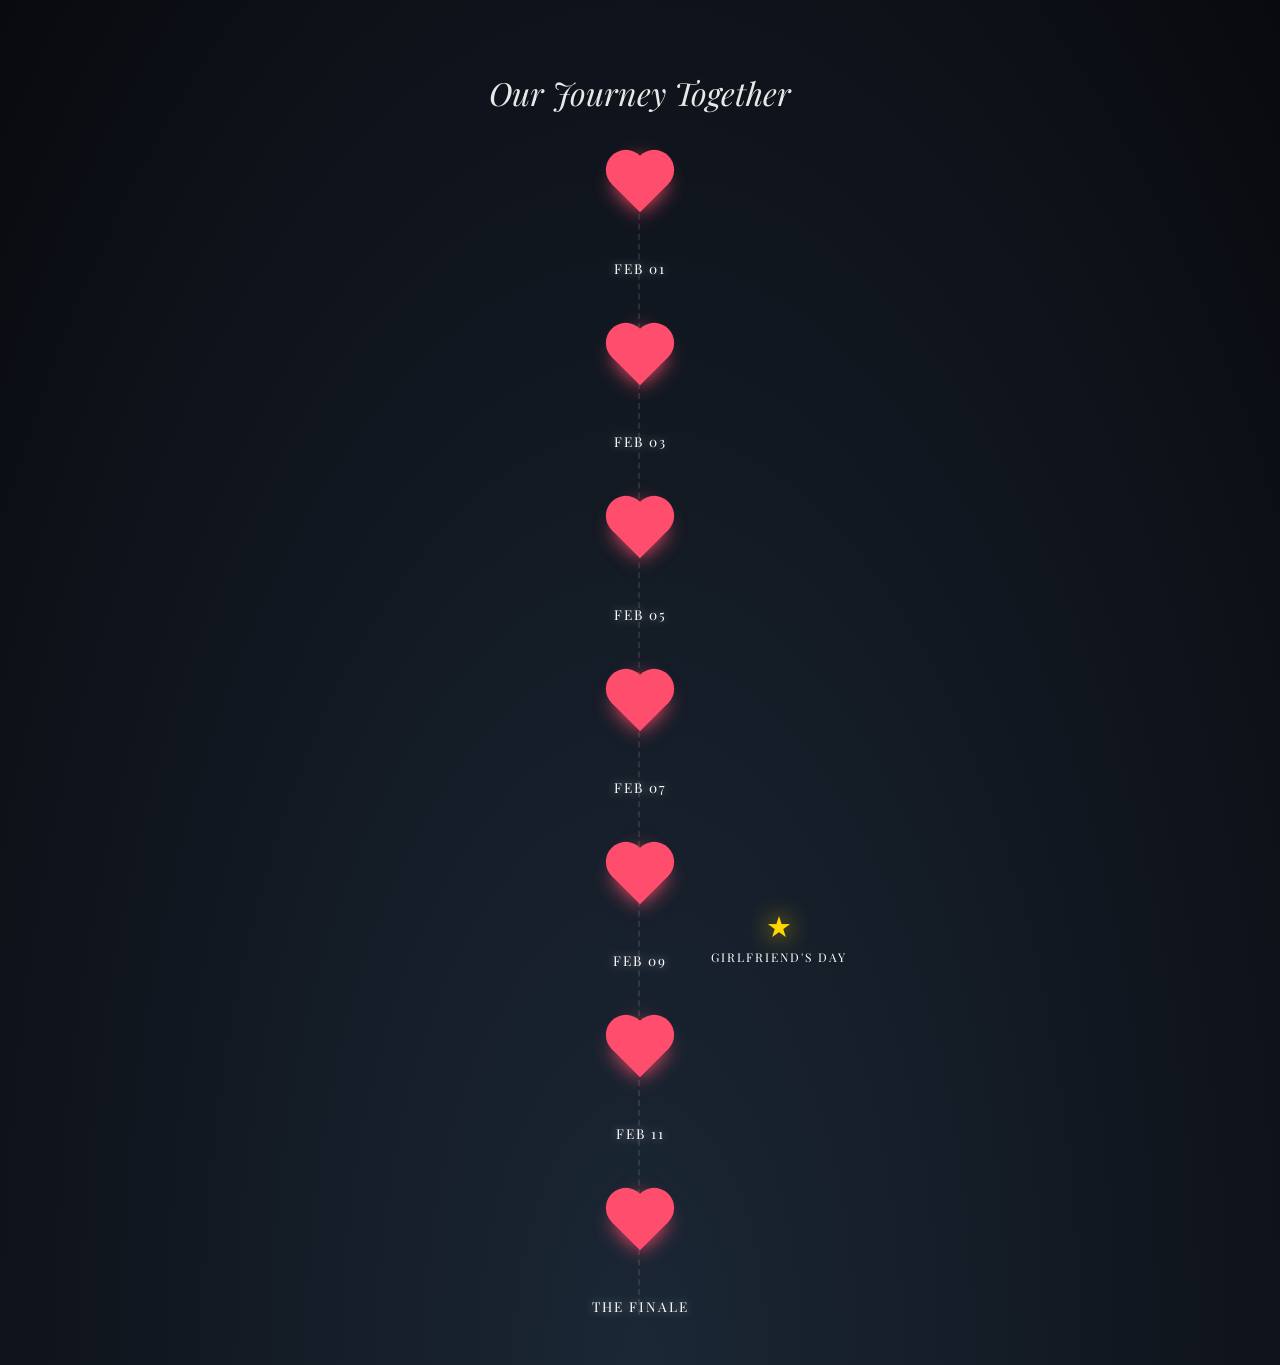
<file: index.html>
<!DOCTYPE html>
<html lang="en">
<head>
    <meta charset="UTF-8">
    <meta name="viewport" content="width=device-width, initial-scale=1.0">
    <title>Our Journey Together</title>
    <link href="https://fonts.googleapis.com/css2?family=Playfair+Display:ital@0;1&display=swap" rel="stylesheet">
    <style>
        :root {
            --bg-color: #0b1021;
            --locked-color: rgba(255, 255, 255, 0.2);
            --unlocked-color: #ff4d6d;
            --star-unlocked: #ffd700;
        }

        body {
            background: radial-gradient(ellipse at bottom, #1B2735 0%, #090A0F 100%);
            color: white;
            font-family: 'Playfair Display', serif;
            margin: 0;
            min-height: 100vh;
            display: flex;
            flex-direction: column;
            align-items: center;
            padding: 50px 20px;
            overflow-x: hidden;
        }

        h1 { font-weight: normal; font-style: italic; margin-bottom: 50px; text-align: center; opacity: 0.9; }

        .path-container {
            position: relative;
            display: flex;
            flex-direction: column;
            align-items: center;
            gap: 60px;
            width: 100%;
            max-width: 400px;
        }

        .path-container::before {
            content: '';
            position: absolute;
            top: 0; bottom: 0; width: 2px;
            border-left: 2px dashed rgba(255,255,255,0.1);
            z-index: 0;
        }

        /* Main Heart Milestones */
        .milestone {
            position: relative;
            z-index: 1;
            display: flex;
            flex-direction: column;
            align-items: center;
            cursor: pointer;
            width: 100px;
        }

        .heart-node {
            width: 40px;
            height: 40px;
            background: var(--locked-color);
            position: relative;
            transform: rotate(-45deg);
            transition: all 0.5s ease;
            margin-bottom: 20px;
        }
		
        .heart-node::before,
        .heart-node::after {
            content: "";
            width: 40px;
            height: 40px;
            background: inherit;
            border-radius: 50%;
            position: absolute;
        }
        .heart-node::before { top: -20px; left: 0; }
        .heart-node::after { left: 20px; top: 0; }

        .milestone.unlocked .heart-node {
            background: var(--unlocked-color);
            box-shadow: 0 0 20px var(--unlocked-color);
        }

        .date-label {
            font-size: 0.85rem;
            letter-spacing: 2px;
            color: rgba(255,255,255,0.6);
            text-align: center;
            margin-top: 35px;
            white-space: nowrap;
        }

        .milestone.unlocked:hover { transform: scale(1.1); }
        .milestone.unlocked .date-label { color: white; text-shadow: 0 0 10px rgba(255,255,255,0.5); }

        /* Floating Random Stars */
        .floating-star {
            position: absolute;
            z-index: 2;
            display: flex;
            flex-direction: column;
            align-items: center;
            cursor: pointer;
            width: 110px;
        }

        .star-shape {
            font-size: 1.8rem;
            color: var(--locked-color);
            transition: all 0.5s ease;
            filter: drop-shadow(0 0 2px rgba(255,255,255,0.2));
        }

        .floating-star.unlocked .star-shape {
            color: var(--star-unlocked);
            filter: drop-shadow(0 0 12px var(--star-unlocked));
        }

        .floating-star .date-label {
            margin-top: 5px;
            font-size: 0.75rem;
        }

        .floating-star.unlocked:hover { transform: scale(1.15); }
        .floating-star.unlocked .date-label { color: #fff; }

        @keyframes shake {
            0%, 100% { transform: translateX(0); }
            25% { transform: translateX(-5px); }
            75% { transform: translateX(5px); }
        }
        .shake { animation: shake 0.4s ease-in-out; }

        #toast {
            visibility: hidden;
            background-color: #333;
            color: #fff;
            text-align: center;
            border-radius: 50px;
            padding: 12px 25px;
            position: fixed;
            z-index: 10;
            bottom: 30px;
            font-size: 0.9rem;
        }

        #toast.show { visibility: visible; animation: fadeInOut 2s; }

        /* Easter Egg Counter Style */
        .click-counter {
            position: fixed;
            bottom: 10px;
            font-size: 0.65rem;
            color: rgba(255, 255, 255, 0.15);
            font-style: italic;
            opacity: 0;
            transition: opacity 1s ease;
        }

        @keyframes fadeInOut {
            0% { opacity: 0; bottom: 0; }
            20% { opacity: 1; bottom: 30px; }
            80% { opacity: 1; bottom: 30px; }
            100% { opacity: 0; bottom: 0; }
        }
    </style>
</head>
<body>

    <h1>Our Journey Together</h1>

    <div class="path-container" id="roadmap"></div>

    <div id="toast">Patience, Ella... it's not time yet. ❤️</div>
    
    <div id="counter-text" class="click-counter">Impatience Level: <span id="count">0</span></div>

    <script>
        // Main roadmap (Hearts on the main path)
        const milestones = [
            { id: 0, date: '2026-02-01', label: 'FEB 01', link: './a4f1e9.html' },
            { id: 1, date: '2026-02-01', label: 'FEB 03', link: './b82c7d.html' },
            { id: 2, date: '2026-02-01', label: 'FEB 05', link: './c55b81.html' },
            { id: 3, date: '2026-02-01', label: 'FEB 07', link: './d36a24.html' },
            { id: 4, date: '2026-02-01', label: 'FEB 09', link: './e019fb.html' },
            { id: 5, date: '2026-02-01', label: 'FEB 11', link: './f77e30.html' },
            { id: 6, date: '2026-02-01', label: 'THE FINALE', link: './letter.html' }
        ];

        // Standalone floating nodes (Stars scattered on the sides)
        // Add as many future dates here as you'd like!
        const extraNodes = [
            { 
                date: '2026-02-01', 
                label: "GIRLFRIEND'S DAY", 
                link: './g88f12.html' 
            }
        ];

        let ellaPatienceCounter = 0;
        const container = document.getElementById('roadmap');
        const now = new Date();

        // Render main roadmap hearts
        milestones.forEach((m, index) => {
            const mDate = new Date(m.date);
            const isUnlocked = now >= mDate;

            const div = document.createElement('div');
            div.className = `milestone ${isUnlocked ? 'unlocked' : 'locked'}`;
            div.id = `milestone-${index}`;
            div.innerHTML = `
                <div class="heart-node"></div>
                <div class="date-label">${m.label}</div>
            `;

            div.onclick = () => handleNodeClick(isUnlocked, m.link, div);
            container.appendChild(div);
        });

        // Smart Collision-Free Layout for Stars
        if (extraNodes.length > 0) {
            const containerHeight = container.offsetHeight || 800;
            const minPadding = 30; // Margin top/bottom
            const minVerticalDistance = 70; // Minimum px distance between stars vertically
            
            // Generate available vertical zone slots
            const slotHeight = Math.max(minVerticalDistance, (containerHeight - (minPadding * 2)) / extraNodes.length);
            
            // Shuffle array of indices to randomize which slot each star gets
            const slots = Array.from({ length: extraNodes.length }, (_, i) => i);
            slots.sort(() => Math.random() - 0.5);

            extraNodes.forEach((star, index) => {
                const sDate = new Date(star.date);
                const isUnlocked = now >= sDate;

                const starDiv = document.createElement('div');
                starDiv.className = `floating-star ${isUnlocked ? 'unlocked' : 'locked'}`;
                starDiv.innerHTML = `
                    <div class="star-shape">★</div>
                    <div class="date-label">${star.label}</div>
                `;

                // Alternate/Randomize Left & Right Sides (Safety margin: 130px - 160px from center)
                const side = (index % 2 === 0) ? (Math.random() < 0.5 ? 'left' : 'right') : (Math.random() < 0.5 ? 'right' : 'left');
                const horizontalOffset = 130 + Math.floor(Math.random() * 30); 

                if (side === 'left') {
                    starDiv.style.left = `calc(50% - ${horizontalOffset}px - 55px)`;
                } else {
                    starDiv.style.left = `calc(50% + ${horizontalOffset}px - 55px)`;
                }

                // Pick a dedicated zone slot + small random jitter inside the slot
                const assignedSlot = slots[index];
                const slotTop = minPadding + (assignedSlot * slotHeight);
                const jitter = Math.random() * (slotHeight - 45); // Keeps inside slot bounds
                
                starDiv.style.top = `${slotTop + jitter}px`;

                starDiv.onclick = (e) => {
                    e.stopPropagation();
                    handleNodeClick(isUnlocked, star.link, starDiv);
                };

                container.appendChild(starDiv);
            });
        }

        function handleNodeClick(isUnlocked, link, element) {
            if (isUnlocked) {
                window.location.href = link;
            } else {
                ellaPatienceCounter++;
                updateEasterEgg();
                
                element.classList.add('shake');
                setTimeout(() => element.classList.remove('shake'), 400);
                showToast();
            }
        }

        function updateEasterEgg() {
            const counterDiv = document.getElementById("counter-text");
            const countSpan = document.getElementById("count");
            
            countSpan.innerText = ellaPatienceCounter;
            
            if (ellaPatienceCounter >= 3) {
                counterDiv.style.opacity = "1";
            }
        }

        function showToast() {
            const x = document.getElementById("toast");
            
            if (ellaPatienceCounter > 15) {
                x.innerText = "I love you po pero kalmahan mo lang HAHAHA 😂";
            } else if (ellaPatienceCounter > 10) {
                x.innerText = "Hui tama na po ate";
            } else if (ellaPatienceCounter > 5) {
                x.innerText = "Still locked! Try again tomorrow? 🔒";
            } else {
                x.innerText = "Patience, Ella... it's not time yet. ❤️";
            }

            x.className = "show";
            setTimeout(() => { x.className = x.className.replace("show", ""); }, 2000);
        }
    </script>
</body>
</html>
</file>
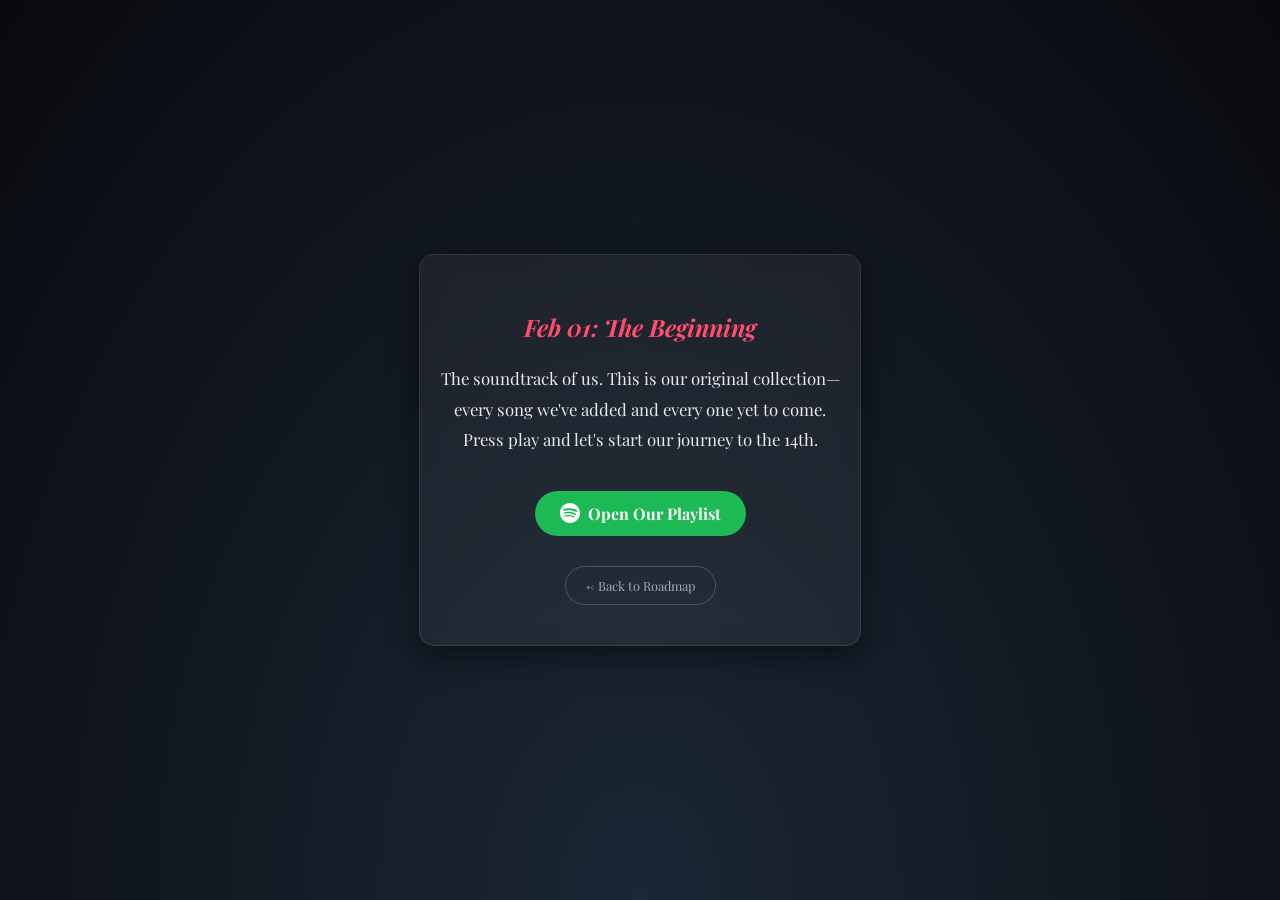
<file: a4f1e9.html>
<!DOCTYPE html>
<html lang="en">
<head>
    <meta charset="UTF-8">
    <meta name="viewport" content="width=device-width, initial-scale=1.0">
    <title>A Moment for Us</title>
    <link href="https://fonts.googleapis.com/css2?family=Playfair+Display:ital@0;1&display=swap" rel="stylesheet">
    <link rel="stylesheet" href="./style.css">
</head>
<body>
    <div class="content-card">
        <h1>Feb 01: The Beginning</h1>
        <p>The soundtrack of us. This is our original collection—every song we've added and every one yet to come. Press play and let's start our journey to the 14th.</p>
        
        <a href="https://open.spotify.com/playlist/7zh5R3XIe6Vl0DSoiIQurd?si=0e8a84a274e04b25" target="_blank" class="spotify-btn">
            <svg style="width:20px; vertical-align:middle; margin-right:8px;" viewBox="0 0 24 24" fill="currentColor">
                <path d="M12 0C5.373 0 0 5.373 0 12s5.373 12 12 12 12-5.373 12-12S18.627 0 12 0zm5.51 17.29c-.22.34-.67.45-1.01.23-2.8-1.71-6.32-2.09-10.47-1.15-.39.09-.78-.17-.87-.56-.09-.39.17-.78.56-.87 4.54-1.04 8.44-.6 11.56 1.31.34.22.45.67.23 1.01zm1.47-3.26c-.28.45-.87.59-1.32.31-3.2-1.97-8.08-2.54-11.87-1.39-.5.15-1.04-.13-1.19-.64-.15-.5.13-1.04.64-1.19 4.34-1.31 9.71-.67 13.41 1.6.45.28.59.87.31 1.32zm.12-3.41c-3.84-2.28-10.19-2.49-13.85-1.38-.59.18-1.22-.16-1.4-.75-.18-.59.16-1.22.75-1.4 4.21-1.28 11.23-1.04 15.65 1.58.53.31.7.99.39 1.52-.31.53-.99.7-1.54.43z"/>
            </svg>
            Open Our Playlist
        </a>

        <br>
        <a href="./index.html" class="back-btn">← Back to Roadmap</a>
    </div>
</body>
</html>
</file>
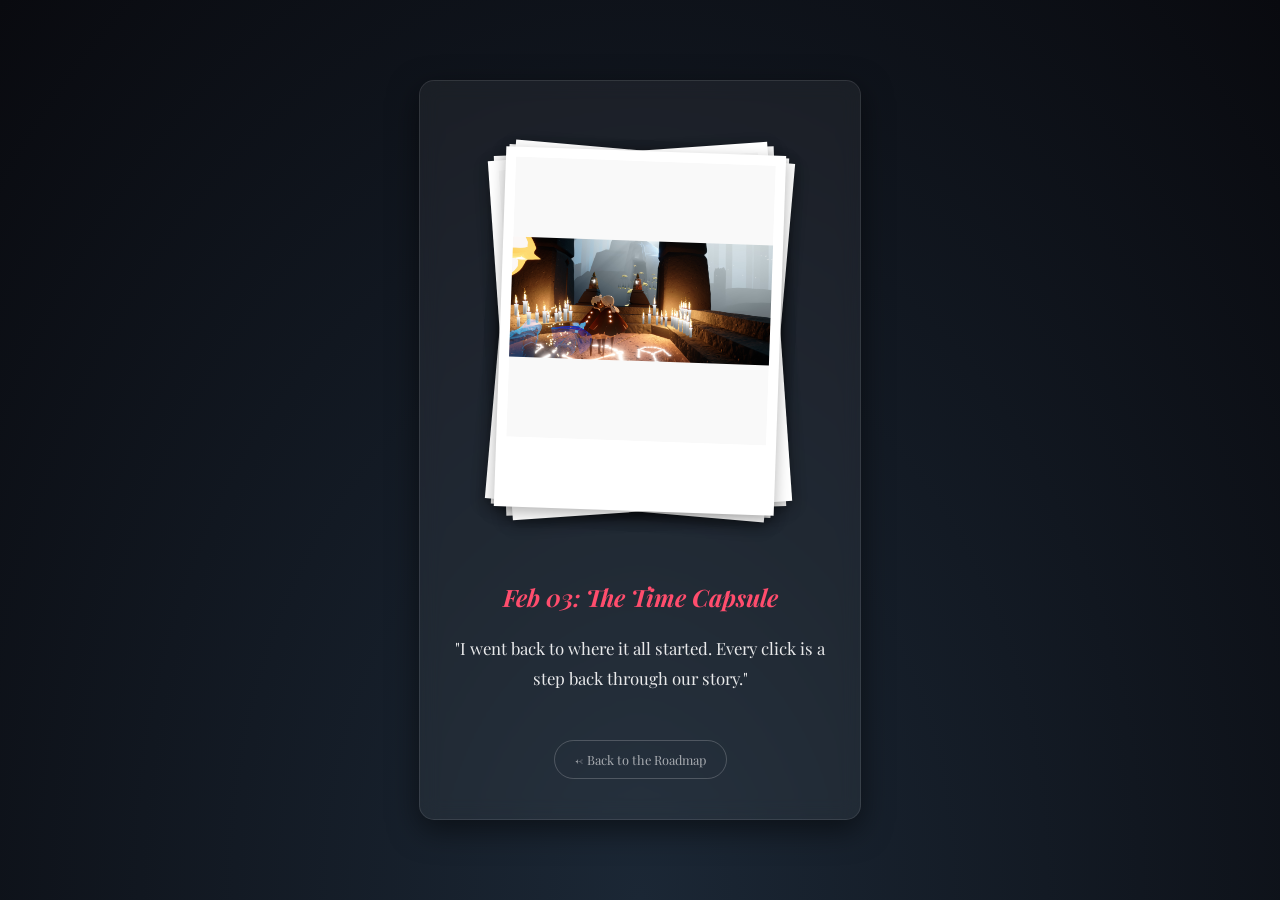
<file: b82c7d.html>
<!DOCTYPE html>
<html lang="en">
<head>
    <meta charset="UTF-8">
    <meta name="viewport" content="width=device-width, initial-scale=1.0">
    <title>The Beginning</title>
    <link href="https://fonts.googleapis.com/css2?family=Playfair+Display:ital@0;1&display=swap" rel="stylesheet">
	<link rel="stylesheet" href="./style.css">
    <style>
    /* 2. Keep ONLY the unique stacking styles here */
        .polaroid-stack {
		position: relative;
		width: 100%;
		/* Increase height slightly to give the stack room to breathe */
		height: 420px; 
		margin: 0 auto 40px auto; /* Centers the container itself */
		cursor: pointer;
		display: flex;
		justify-content: center;
		align-items: center;
}

        .polaroid {
			position: absolute;
			/* Removed 'top: 0; left: 0;' to allow flex centering to work */
			background: white;
			padding: 10px 10px 35px 10px;
			box-shadow: 0 5px 15px rgba(0,0,0,0.3);
			transition: all 0.6s cubic-bezier(0.4, 0, 0.2, 1);
			
			/* Fixed frame size keeps the 'stack' looking uniform */
			width: 280px;
			height: 360px;
			
			box-sizing: border-box;
			display: flex;
			flex-direction: column;
			justify-content: flex-start; /* Keeps the photo at the top of the white frame */
		}

        .polaroid img {
			width: 100%;
			height: 280px; /* Leave room for the white space at the bottom */
			object-fit: contain; /* Shows full image without cropping */
			background: #f9f9f9; /* Subtle fill for landscape photos */
			display: block;
		}

        /* Random tilts for the stack effect */
        .polaroid:nth-child(1) { transform: rotate(3deg); }
        .polaroid:nth-child(2) { transform: rotate(-2deg); }
        .polaroid:nth-child(3) { transform: rotate(5deg); }
        .polaroid:nth-child(4) { transform: rotate(-4deg); }
        .polaroid:nth-child(5) { transform: rotate(2deg); }
		
		/* Active/Top Photo */
        .polaroid.active {
            z-index: 10;
            opacity: 1;
        }
		
		/* Animation when moving to the back */
        .polaroid.out {
            transform: translateY(-120%) rotate(20deg) scale(0.8) !important;
            opacity: 0;
            z-index: 11;
        }

        .polaroid.disappear {
            transform: translateY(-120%) rotate(20deg) scale(0.8) !important;
            opacity: 0;
            z-index: 10;
        }

        /* Shake animation for the final photo */
        @keyframes shake {
            0%, 100% { transform: translateX(0); }
            25% { transform: translateX(-5px); }
            75% { transform: translateX(5px); }
        }
</style>
</head>
<body>

    <div class="content-card">
    <div class="polaroid-stack" onclick="rotatePhotos()">
        <div class="polaroid"><img src="./m2p/1.png" alt="Memory 5"></div>
        <div class="polaroid"><img src="./m2p/2.jpg" alt="Memory 4"></div>
        <div class="polaroid"><img src="./m2p/3.png" alt="Memory 3"></div>
        <div class="polaroid"><img src="./m2p/4.png" alt="Memory 2"></div>
        <div class="polaroid"><img src="./m2p/5.jpg" alt="Memory 1"></div>
    </div>

    <h1>Feb 03: The Time Capsule</h1>
    <p>"I went back to where it all started. Every click is a step back through our story."</p>
    
    <a href="index.html" class="back-btn">← Back to the Roadmap</a>
</div>
</body>

<script>
    let currentIndex = 0;
        const stack = document.querySelectorAll('.polaroid');

        function rotatePhotos() {
            const topPhoto = stack[currentIndex];

            // 1. Send the current photo "out"
            topPhoto.classList.add('out');
            topPhoto.classList.remove('active');

            // 2. Calculate next photo index
            currentIndex = (currentIndex + 1) % stack.length;
            const nextPhoto = stack[currentIndex];

            // 3. Bring next photo to the top immediately (behind the one flying away)
            nextPhoto.classList.add('active');

            // 4. After animation, move the "out" photo back to the bottom of the pile
            setTimeout(() => {
                topPhoto.classList.remove('out');
                // The z-index is handled by the .active class
            }, 600);
        }
</script>
</html>
</file>
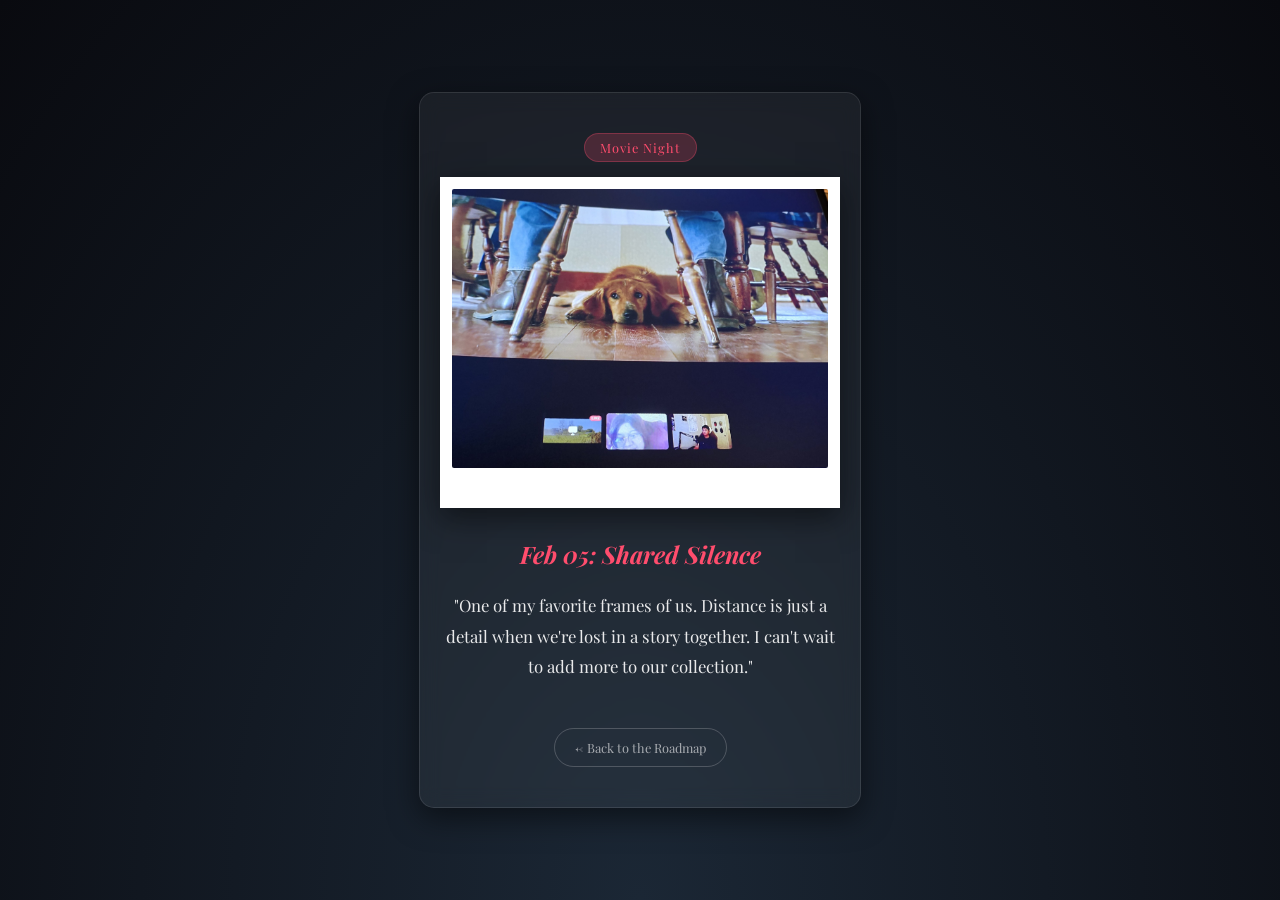
<file: c55b81.html>
<!DOCTYPE html>
<html lang="en">
<head>
    <meta charset="UTF-8">
    <meta name="viewport" content="width=device-width, initial-scale=1.0">
    <title>A Dog's Purpose</title>
    <link rel="stylesheet" href="style.css">
    <link href="https://fonts.googleapis.com/css2?family=Playfair+Display:ital@0;1&display=swap" rel="stylesheet">
    
    <style>
        .photo-frame {
            background: white;
            padding: 12px 12px 40px 12px;
            box-shadow: 0 10px 30px rgba(0,0,0,0.5);
            margin-bottom: 30px;
            /* No rotation here to keep it distinct from the "Stack" on Feb 03 */
        }

        .photo-frame img {
            width: 100%;
            height: auto;
            display: block;
            border-radius: 2px;
        }

        .movie-badge {
            display: inline-block;
            background: rgba(255, 77, 109, 0.2);
            color: #ff4d6d;
            padding: 5px 15px;
            border-radius: 20px;
            font-size: 0.8rem;
            letter-spacing: 1px;
            margin-bottom: 15px;
            border: 1px solid rgba(255, 77, 109, 0.3);
        }
    </style>
</head>
<body>

    <div class="content-card">
        <div class="movie-badge">Movie Night</div>
        
        <div class="photo-frame">
            <img src="./m3p/1.jpg" alt="Watching A Dog's Purpose">
        </div>

        <h1>Feb 05: Shared Silence</h1>
        <p>"One of my favorite frames of us. Distance is just a detail when we're lost in a story together. I can't wait to add more to our collection."</p>
        
        <a href="index.html" class="back-btn">← Back to the Roadmap</a>
    </div>

</body>
</html>
</file>
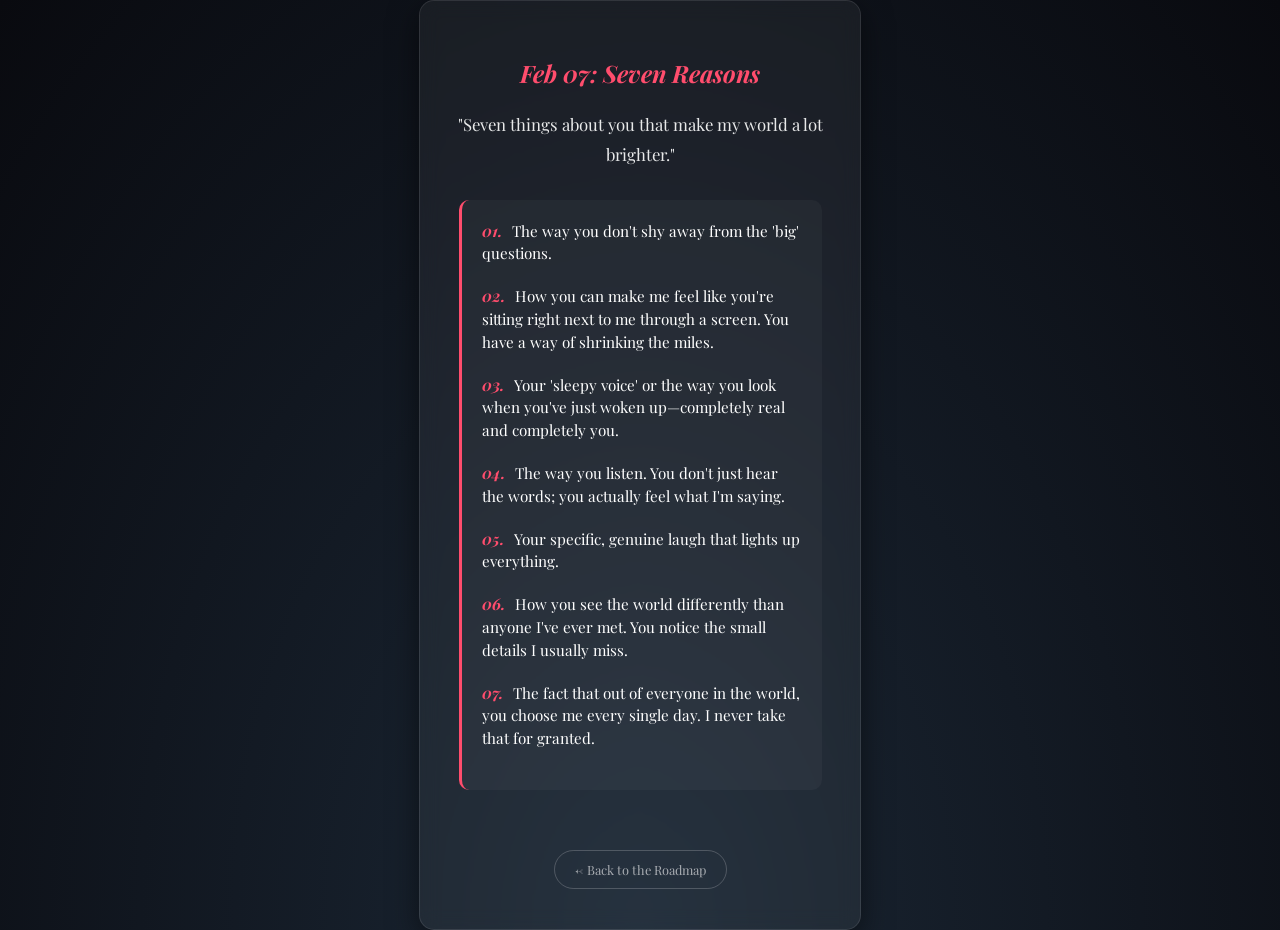
<file: d36a24.html>
<!DOCTYPE html>
<html lang="en">
<head>
    <meta charset="UTF-8">
    <meta name="viewport" content="width=device-width, initial-scale=1.0">
    <title>Seven Reasons</title>
    <link rel="stylesheet" href="style.css">
    <link href="https://fonts.googleapis.com/css2?family=Playfair+Display:ital@0;1&display=swap" rel="stylesheet">
    
    <style>
        .list-container {
            text-align: left;
            margin: 30px auto;
            max-width: 320px;
            background: rgba(255, 255, 255, 0.03);
            padding: 20px;
            border-radius: 10px;
            border-left: 3px solid #ff4d6d;
        }

        .reason-item {
            margin-bottom: 20px;
            opacity: 0;
            transform: translateX(-10px);
            animation: slideIn 0.5s forwards;
        }

        .reason-number {
            color: #ff4d6d;
            font-weight: bold;
            margin-right: 10px;
            font-style: italic;
        }

        .reason-text {
            line-height: 1.5;
            font-size: 0.95rem;
        }

        /* Staggered animation for the list */
        @keyframes slideIn {
            to {
                opacity: 1;
                transform: translateX(0);
            }
        }

        /* Delays for each item */
        .reason-item:nth-child(1) { animation-delay: 0.3s; }
        .reason-item:nth-child(2) { animation-delay: 0.6s; }
        .reason-item:nth-child(3) { animation-delay: 0.9s; }
        .reason-item:nth-child(4) { animation-delay: 1.2s; }
        .reason-item:nth-child(5) { animation-delay: 1.5s; }
        .reason-item:nth-child(6) { animation-delay: 1.8s; }
        .reason-item:nth-child(7) { animation-delay: 2.1s; }
    </style>
</head>
<body>

    <div class="content-card">
        <h1>Feb 07: Seven Reasons</h1>
        <p>"Seven things about you that make my world a lot brighter."</p>

        <div class="list-container">
            <div class="reason-item"><span class="reason-number">01.</span><span class="reason-text">The way you don't shy away from the 'big' questions.</span></div>
            <div class="reason-item"><span class="reason-number">02.</span><span class="reason-text">How you can make me feel like you're sitting right next to me through a screen. You have a way of shrinking the miles.</span></div>
            <div class="reason-item"><span class="reason-number">03.</span><span class="reason-text">Your 'sleepy voice' or the way you look when you've just woken up—completely real and completely you.</span></div>
            <div class="reason-item"><span class="reason-number">04.</span><span class="reason-text">The way you listen. You don't just hear the words; you actually feel what I'm saying.</span></div>
            <div class="reason-item"><span class="reason-number">05.</span><span class="reason-text">Your specific, genuine laugh that lights up everything.</span></div>
            <div class="reason-item"><span class="reason-number">06.</span><span class="reason-text">How you see the world differently than anyone I've ever met. You notice the small details I usually miss.</span></div>
            <div class="reason-item"><span class="reason-number">07.</span><span class="reason-text">The fact that out of everyone in the world, you choose me every single day. I never take that for granted.</span></div>
        </div>
        
        <a href="index.html" class="back-btn">← Back to the Roadmap</a>
    </div>

</body>
</html>
</file>
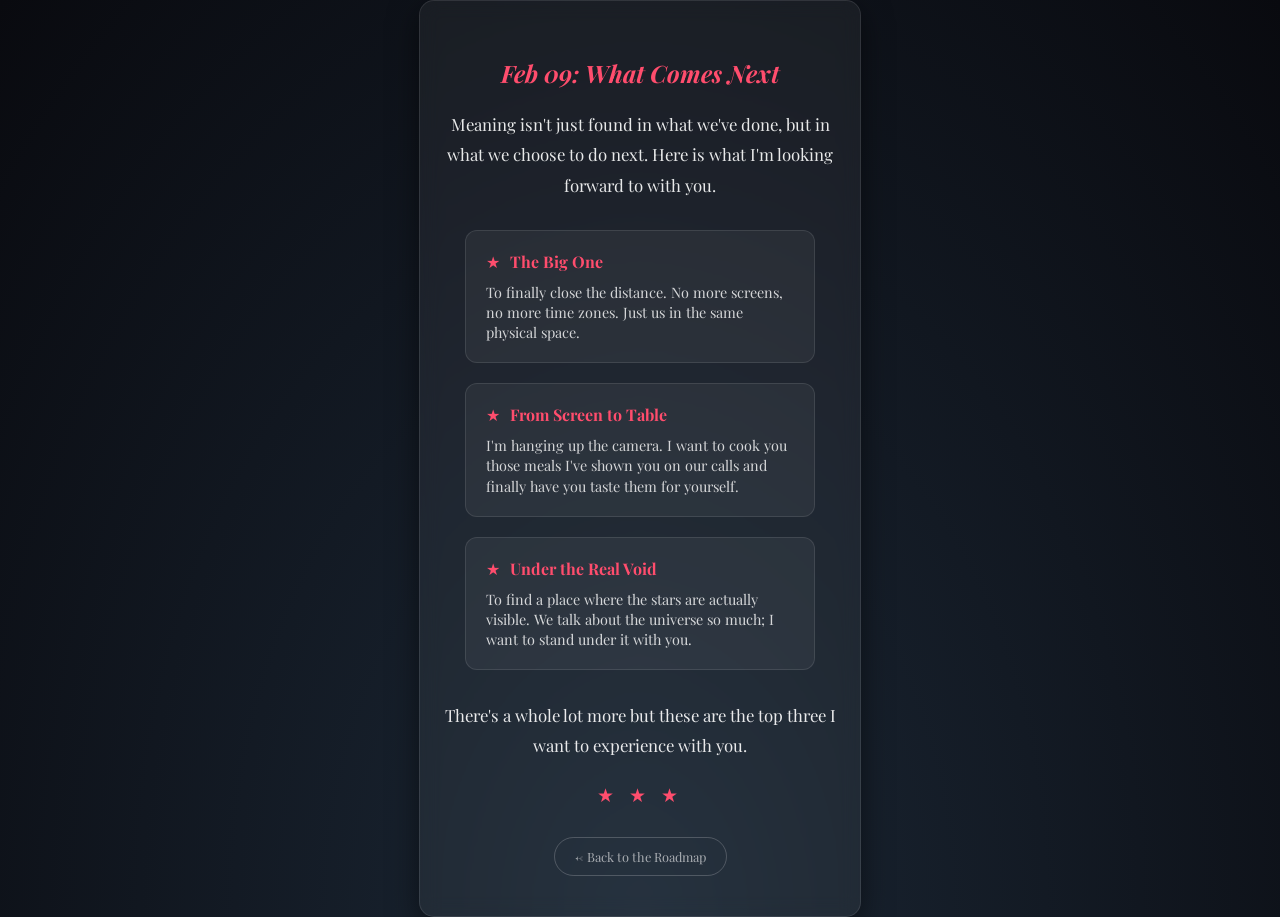
<file: e019fb.html>
<!DOCTYPE html>
<html lang="en">
<head>
    <meta charset="UTF-8">
    <meta name="viewport" content="width=device-width, initial-scale=1.0">
    <title>Our Future</title>
    <link rel="stylesheet" href="style.css">
    <link href="https://fonts.googleapis.com/css2?family=Playfair+Display:ital@0;1&display=swap" rel="stylesheet">
    
    <style>
        .bucket-list {
            text-align: left;
            margin: 30px auto;
            max-width: 350px;
        }

        .bucket-item {
            background: rgba(255, 255, 255, 0.05);
            padding: 20px;
            border-radius: 12px;
            margin-bottom: 20px;
            border: 1px solid rgba(255, 255, 255, 0.1);
            transition: transform 0.3s ease;
        }

        .bucket-item:hover {
            transform: translateY(-5px);
            background: rgba(255, 255, 255, 0.08);
        }

        .bucket-item h2 {
            font-size: 1rem;
            color: #ff4d6d;
            margin: 0 0 10px 0;
            display: flex;
            align-items: center;
        }

        .bucket-item h2::before {
            content: '\2605';
            margin-right: 10px;
            font-weight: normal;
        }

        .bucket-item p {
            font-size: 0.9rem;
            margin: 0;
            line-height: 1.4;
            opacity: 0.8;
        }

        .stars-decoration {
            font-size: 1.2rem;
            color: #ff4d6d;
            margin-top: 20px;
            letter-spacing: 5px;
        }
    </style>
</head>
<body>

    <div class="content-card">
        <h1>Feb 09: What Comes Next</h1>
        <p>Meaning isn't just found in what we've done, but in what we choose to do next. Here is what I'm looking forward to with you.</p>

        <div class="bucket-list">
            <div class="bucket-item">
                <h2>The Big One</h2>
                <p>To finally close the distance. No more screens, no more time zones. Just us in the same physical space.</p>
            </div>

            <div class="bucket-item">
                <h2>From Screen to Table</h2>
                <p>I'm hanging up the camera. I want to cook you those meals I've shown you on our calls and finally have you taste them for yourself.</p>
            </div>

            <div class="bucket-item">
                <h2>Under the Real Void</h2>
                <p>To find a place where the stars are actually visible. We talk about the universe so much; I want to stand under it with you.</p>
            </div>
        </div>
		
		<p>There's a whole lot more but these are the top three I want to experience with you.</p>

        <div class="stars-decoration">&#9733; &#9733; &#9733;</div>
        
        <a href="index.html" class="back-btn">&larr; Back to the Roadmap</a>
    </div>

</body>
</html>
</file>
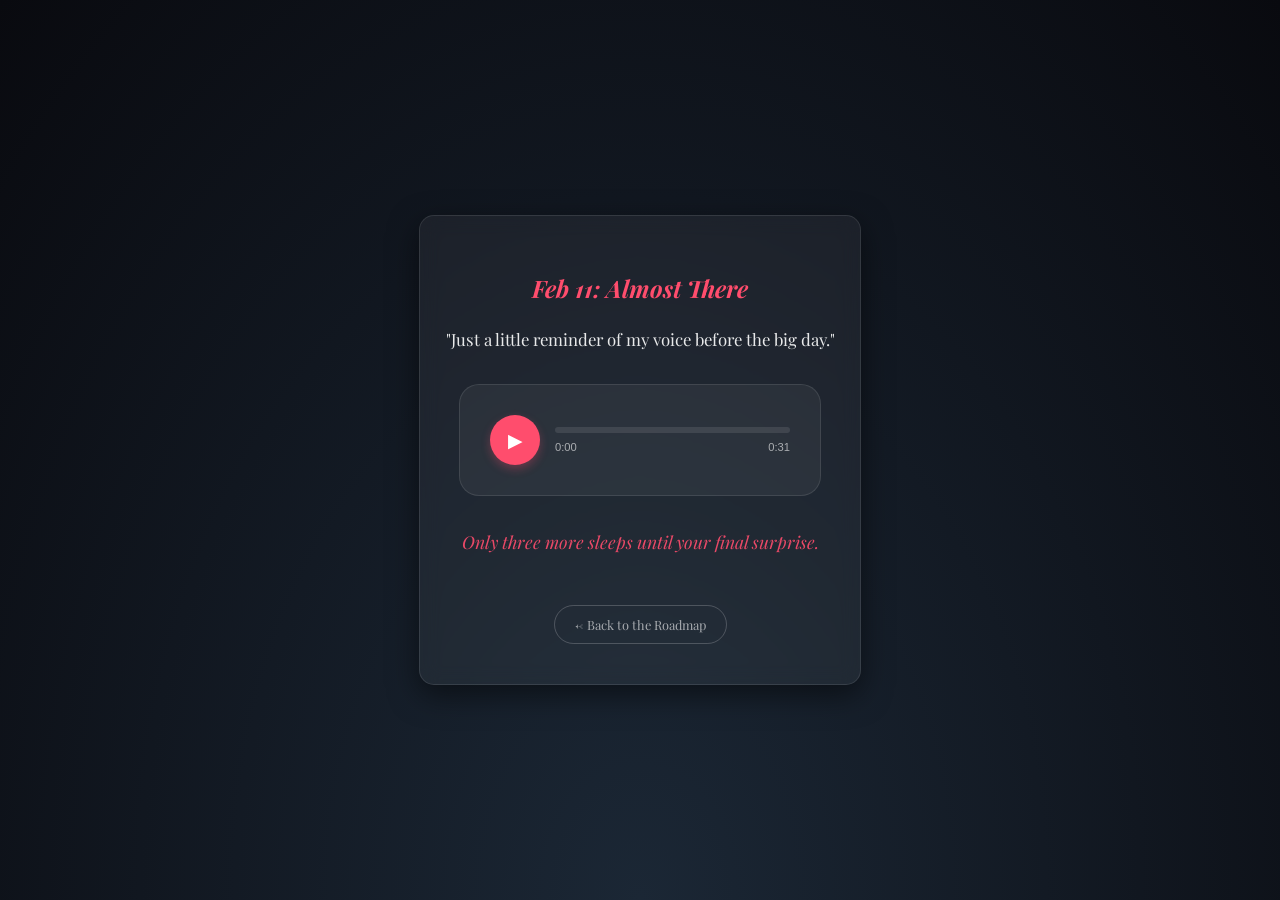
<file: f77e30.html>
<!DOCTYPE html>
<html lang="en">
<head>
    <meta charset="UTF-8">
    <meta name="viewport" content="width=device-width, initial-scale=1.0">
    <title>A Message for You</title>
    <link rel="stylesheet" href="style.css">
    <link href="https://fonts.googleapis.com/css2?family=Playfair+Display:ital@0;1&display=swap" rel="stylesheet">
	<style>
    /* Custom Player Styling */
    .custom-player {
        display: flex;
        align-items: center;
        gap: 15px;
        padding: 10px;
    }

    .play-trigger {
        background: #ff4d6d;
        border: none;
        width: 50px;
        height: 50px;
        border-radius: 50%;
        color: white;
        font-size: 1.2rem;
        cursor: pointer;
        display: flex;
        align-items: center;
        justify-content: center;
        box-shadow: 0 4px 10px rgba(255, 77, 109, 0.3);
        transition: transform 0.2s;
    }

    .play-trigger:active { transform: scale(0.9); }

    .progress-area {
        flex-grow: 1;
    }

    .bar-bg {
        background: rgba(255, 255, 255, 0.1);
        height: 6px;
        border-radius: 10px;
        position: relative;
        overflow: hidden;
        cursor: pointer;
    }

    .bar-fill {
        background: #ff4d6d;
        width: 0%;
        height: 100%;
        transition: width 0.1s linear;
    }

    .time-display {
        display: flex;
        justify-content: space-between;
        font-size: 0.7rem;
        margin-top: 8px;
        opacity: 0.6;
        font-family: sans-serif; /* Cleaner for numbers */
    }
</style>
    
    <style>
        .media-container {
            background: rgba(255, 255, 255, 0.05);
            padding: 20px;
            border-radius: 20px;
            margin: 30px auto;
            border: 1px solid rgba(255, 255, 255, 0.1);
            max-width: 320px;
        }

        video, audio {
            width: 100%;
            border-radius: 10px;
            outline: none;
        }

        .countdown-text {
            font-style: italic;
            color: #ff4d6d;
            margin-top: 20px;
            font-size: 1.1rem;
        }

        .pulse {
            animation: pulse-red 2s infinite;
        }

        @keyframes pulse-red {
            0% { transform: scale(1); opacity: 0.8; }
            50% { transform: scale(1.05); opacity: 1; }
            100% { transform: scale(1); opacity: 0.8; }
        }
    </style>
</head>
<body>

    <div class="content-card">
        <h1>Feb 11: Almost There</h1>
        <p>"Just a little reminder of my voice before the big day."</p>

        <div class="media-container">
    <audio id="myAudio">
        <source src="./m6v/voice-note.mp3" type="audio/mpeg">
    </audio>

    <div class="custom-player">
        <button id="playBtn" class="play-trigger">
            <span id="playIcon">▶</span>
        </button>
        
        <div class="progress-area">
            <div class="bar-bg">
                <div id="progressBar" class="bar-fill"></div>
            </div>
            <div class="time-display">
                <span id="currentTime">0:00</span>
                <span id="duration">0:00</span>
            </div>
        </div>
    </div>
</div>

        <p class="countdown-text pulse">Only three more sleeps until your final surprise.</p>
        
        <a href="index.html" class="back-btn">&larr; Back to the Roadmap</a>
    </div>

</body>
<script>
    const audio = document.getElementById('myAudio');
    const playBtn = document.getElementById('playBtn');
    const playIcon = document.getElementById('playIcon');
    const progressBar = document.getElementById('progressBar');
    const currentTimeEl = document.getElementById('currentTime');
    const durationEl = document.getElementById('duration');

    // Toggle Play/Pause
    playBtn.onclick = () => {
        if (audio.paused) {
            audio.play();
            playIcon.innerText = '⏸';
        } else {
            audio.pause();
            playIcon.innerText = '▶';
        }
    };

    // Update Progress Bar & Time
    audio.ontimeupdate = () => {
        const pct = (audio.currentTime / audio.duration) * 100;
        progressBar.style.width = pct + '%';
        
        // Format time
        const curMins = Math.floor(audio.currentTime / 60);
        const curSecs = Math.floor(audio.currentTime % 60).toString().padStart(2, '0');
        currentTimeEl.innerText = `${curMins}:${curSecs}`;
    };

    // Load Metadata to show duration
    audio.onloadedmetadata = () => {
        const durMins = Math.floor(audio.duration / 60);
        const durSecs = Math.floor(audio.duration % 60).toString().padStart(2, '0');
        durationEl.innerText = `${durMins}:${durSecs}`;
    };
</script>
</html>
</file>
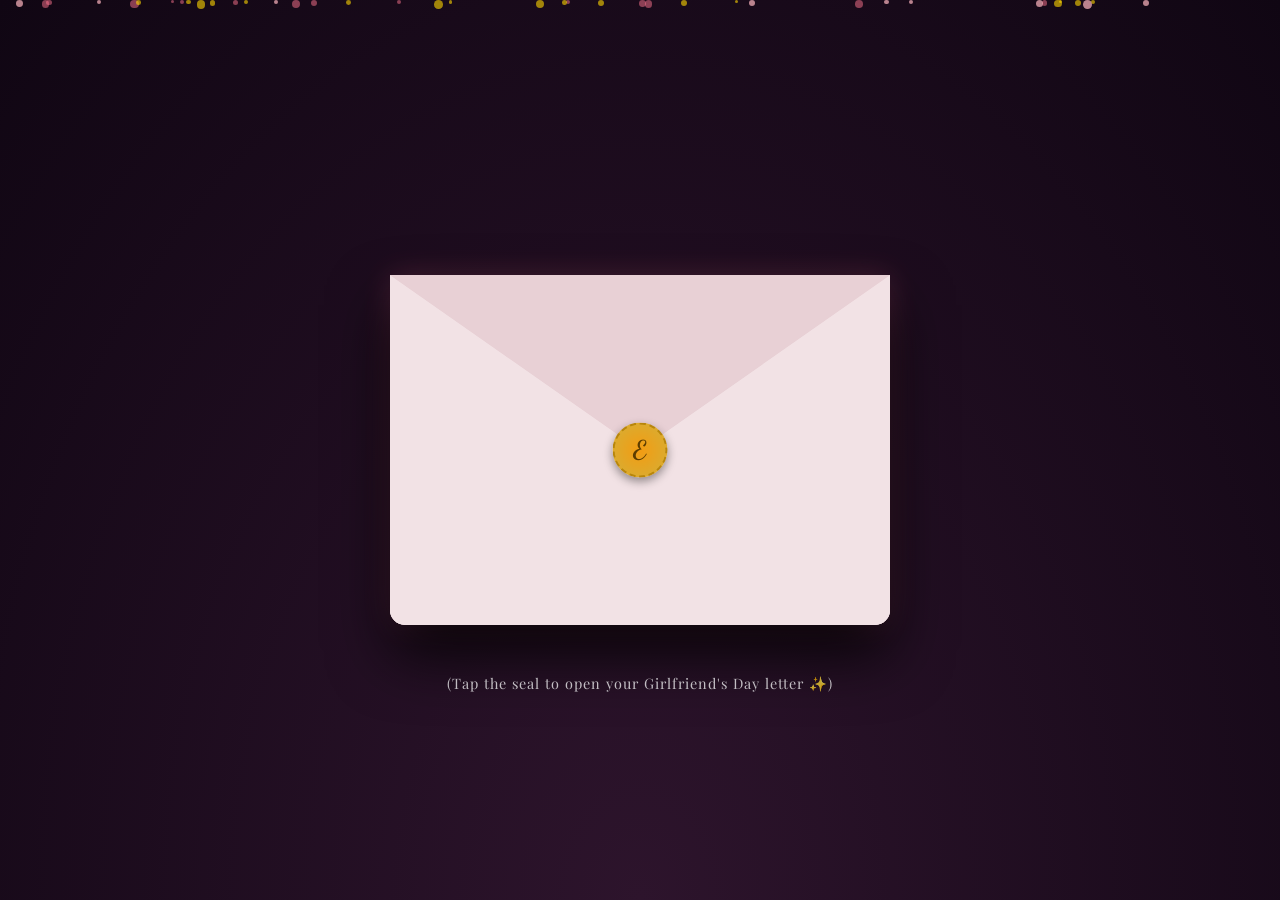
<file: g88f12.html>
<!DOCTYPE html>
<html lang="en">
<head>
    <meta charset="UTF-8">
    <meta name="viewport" content="width=device-width, initial-scale=1.0">
    <title>Happy Girlfriend's Day!</title>
    <link href="https://cdn.jsdelivr.net/npm/bootstrap@5.3.0/dist/css/bootstrap.min.css" rel="stylesheet">
    <link href="https://fonts.googleapis.com/css2?family=Dancing+Script:wght@600;700&family=Playfair+Display:ital,wght@0,400;0,600;1,400&display=swap" rel="stylesheet">
    <style>
        :root {
            --bg-color: #120914;
            --envelope-color: #e8d0d5;
            --envelope-front: #f2e2e5;
            --seal-color: #d4af37;
            --accent-pink: #ff758f;
        }

        body {
            background: var(--bg-color);
            margin: 0;
            min-height: 100vh;
            display: flex;
            justify-content: center;
            align-items: center;
            font-family: 'Playfair Display', serif;
            overflow: hidden;
        }

        #sparkle-container {
            position: fixed;
            top: 0; left: 0; width: 100%; height: 100%;
            z-index: -1;
            background: radial-gradient(ellipse at bottom, #2d142c 0%, #100613 100%);
        }

        .particle {
            position: absolute;
            background: rgba(255, 182, 193, 0.6);
            border-radius: 50%;
            pointer-events: none;
            animation: floatUp var(--duration) linear infinite;
        }

        @keyframes floatUp {
            0% { opacity: 0; transform: translateY(100vh) scale(0.8) rotate(0deg); }
            50% { opacity: 0.8; }
            100% { opacity: 0; transform: translateY(-10vh) scale(1.2) rotate(360deg); }
        }

        .envelope-wrapper {
            position: relative;
            width: 500px;
            height: 350px;
            cursor: pointer;
            z-index: 2;
            transition: transform 0.8s ease-in-out;
        }

        .envelope-wrapper.open {
            transform: translateY(150px);
        }

        .envelope {
            position: relative;
            width: 100%;
            height: 100%;
            background: var(--envelope-color);
            border-radius: 0 0 15px 15px;
            box-shadow: 0 30px 60px rgba(0,0,0,0.8), 0 0 30px rgba(255, 117, 143, 0.2);
        }

        .envelope::before {
            content: "";
            position: absolute;
            top: 0;
            z-index: 3;
            border-left: 250px solid transparent;
            border-right: 250px solid transparent;
            border-top: 175px solid var(--envelope-color);
            transform-origin: top;
            transition: transform 0.8s ease;
        }

        .envelope::after {
            content: "";
            position: absolute;
            z-index: 2;
            bottom: 0;
            width: 0;
            height: 0;
            border-top: 175px solid transparent;
            border-left: 250px solid var(--envelope-front);
            border-right: 250px solid var(--envelope-front);
            border-bottom: 175px solid var(--envelope-front);
            border-radius: 0 0 15px 15px;
        }

        /* Wax Seal Icon */
        .wax-seal {
            position: absolute;
            top: 175px;
            left: 50%;
            transform: translate(-50%, -50%);
            width: 55px;
            height: 55px;
            background: radial-gradient(circle, #f39c12, #d4af37);
            border-radius: 50%;
            z-index: 4;
            display: flex;
            justify-content: center;
            align-items: center;
            box-shadow: 0 4px 10px rgba(0,0,0,0.4);
            transition: opacity 0.4s ease, visibility 0.4s;
            font-family: 'Dancing Script', cursive;
            font-size: 1.6rem;
            color: #5c3d00;
            font-weight: bold;
            border: 2px dashed #b8860b;
        }

        .letter {
            position: absolute;
            bottom: 0;
            left: 20px;
            right: 20px;
            height: 85%;
            background: #fffbf7;
            padding: 40px;
            z-index: 1;
            transition: all 0.8s ease;
            border-radius: 8px;
            box-shadow: inset 0 0 20px rgba(212, 175, 55, 0.1);
            visibility: hidden;
            opacity: 0;
            overflow-y: auto;
            border: 1px solid #f0e6d2;
        }

        .open .envelope::before {
            transform: rotateX(180deg);
            z-index: 0;
        }
        
        .open .wax-seal {
            opacity: 0;
            visibility: hidden;
        }

        .open .letter {
            visibility: visible;
            opacity: 1;
            height: 620px;
            width: 110%;
            left: -5%;
            bottom: 120px; 
            z-index: 5;
            padding: 45px 35px;
            box-sizing: border-box;
        }

        .instruction {
            transition: opacity 0.5s ease;
        }
        .open .instruction {
            opacity: 0;
            visibility: hidden;
        }

        .badge-tag {
            display: inline-block;
            background: #ffe6ea;
            color: #c9184a;
            font-size: 0.75rem;
            letter-spacing: 2px;
            padding: 5px 15px;
            border-radius: 20px;
            font-weight: 600;
            text-transform: uppercase;
        }

        .letter-heading {
            font-family: 'Dancing Script', cursive;
            font-size: 2.2rem;
            color: #800f2f;
            margin-top: 10px;
        }

        .quote-box {
            background: #fdf0f2;
            border-left: 3px solid var(--accent-pink);
            padding: 12px 18px;
            margin: 20px 0;
            font-style: italic;
            color: #59202b;
            border-radius: 0 8px 8px 0;
        }

        .letter-text {
            font-size: 1.05rem;
            line-height: 1.85;
            color: #3d2b2e;
        }

        .reason-card {
            background: #ffffff;
            border: 1px solid #fae1e5;
            border-radius: 8px;
            padding: 12px 15px;
            margin-bottom: 10px;
            transition: transform 0.2s ease;
        }

        .reason-card:hover {
            transform: translateX(5px);
            border-color: var(--accent-pink);
        }

        @media (max-width: 600px) {
            .envelope-wrapper { 
                width: 85vw; 
                height: calc(85vw * 0.7); 
            }
            
            .envelope-wrapper.open {
                transform: translateY(18vh);
            }

            .envelope::before { 
                border-left: 42.5vw solid transparent; 
                border-right: 42.5vw solid transparent; 
                border-top: 30vw solid var(--envelope-color); 
            }
            
            .envelope::after { 
                border-left: 42.5vw solid var(--envelope-front); 
                border-right: 42.5vw solid var(--envelope-front); 
                border-top: 30vw solid transparent; 
                border-bottom: 30vw solid var(--envelope-front); 
            }

            .open .letter { 
                width: 92vw; 
                height: 68vh; 
                left: -3.5vw; 
                bottom: 15vh; 
                padding: 25px 20px; 
            }
            
            .letter-text {
                font-size: 0.95rem;
                line-height: 1.65;
            }
        }

        .letter::-webkit-scrollbar { width: 5px; }
        .letter::-webkit-scrollbar-thumb { background: rgba(201, 24, 74, 0.2); border-radius: 10px; }
    </style>
</head>
<body>
    <audio id="background-music" loop>
        <source src="./wanderlust.mp3" type="audio/mpeg">
    </audio>

    <div id="sparkle-container"></div>

    <div class="envelope-wrapper" onclick="openLetter(this)">
        <div class="envelope">
            <div class="wax-seal">E</div>
            <div class="letter">
                <div class="container-fluid">
                    <div class="text-center mb-3">
                        <span class="badge-tag">August 1st Special</span>
                        <h1 class="letter-heading">Happy Girlfriend's Day, Ella</h1>
                    </div>

                    <div class="quote-box">
                        "Distance tests what is real, but choosing each other through every storm is what makes us forever."
                    </div>

                    <div class="letter-text">
                        Dearest Ella,<br><br>

                        On this Girlfriend’s Day, I wanted to take a moment away from all the noise to tell you what’s really in my heart. Being miles apart isn’t easy—there are days when the physical distance feels heavy, and words through a screen don't always say what we truly feel. Yet, despite every obstacle distance throws at us, you continue to be my safest place.<br><br>

                        I know we’ve had our fair share of misunderstandings along the way. There were moments when silence felt heavy, or when things got complicated and emotional. But what makes us *us* isn't the absence of conflict—it's the way we always find our way back to each other. Thank you for never giving up on us, and for constantly choosing me even when it would have been easier to walk away.<br><br>

                        To be honest, I know how flawed I can be. Next to your warmth, your grace, and your beautiful heart, I often feel like I fall short. But despite all my imperfections and mistake-filled moments, you still choose to trust me. That trust is something I will never, ever take for granted:

                        You are so much more than just my girlfriend; you are my home, my anchor, and my favorite decision every single day. I am so lucky to have you. <br><br>

                        Happy Girlfriend's Day, my love. Distance is temporary, but my love and commitment to you aren't going anywhere.<br><br>

                        <div class="text-end mt-4">
                            <p style="font-family: 'Dancing Script', cursive; font-size: 1.8rem; color: #800f2f; margin: 0;">
                                Forever & Always Yours, Luke
                            </p>
                        </div>
                    </div>
                </div>
            </div>
        </div>
        <p class="instruction text-center text-light mt-5 opacity-75" style="letter-spacing: 1px; font-size: 0.9rem;">
            (Tap the seal to open your Girlfriend's Day letter ✨)
        </p>
    </div>

    <script>
        function openLetter(wrapper) {
            const music = document.getElementById('background-music');
            
            wrapper.classList.toggle('open');
            
            if (wrapper.classList.contains('open')) {
                music.play().catch(e => console.log("Playback blocked until user interacts."));
            } else {
                music.pause();
                music.currentTime = 0;
            }
        }

        // Floating particles generation
        const container = document.getElementById('sparkle-container');
        for (let i = 0; i < 40; i++) {
            const particle = document.createElement('div');
            particle.className = 'particle';
            
            const size = (Math.random() * 6 + 3) + 'px';
            particle.style.width = size;
            particle.style.height = size;
            particle.style.left = Math.random() * 100 + '%';
            
            const colors = ['rgba(255, 182, 193, 0.7)', 'rgba(255, 215, 0, 0.6)', 'rgba(255, 117, 143, 0.5)'];
            particle.style.background = colors[Math.floor(Math.random() * colors.length)];
            
            particle.style.setProperty('--duration', (Math.random() * 6 + 6) + 's');
            particle.style.animationDelay = (Math.random() * 5) + 's';
            
            container.appendChild(particle);
        }
    </script>
</body>
</html>
</file>
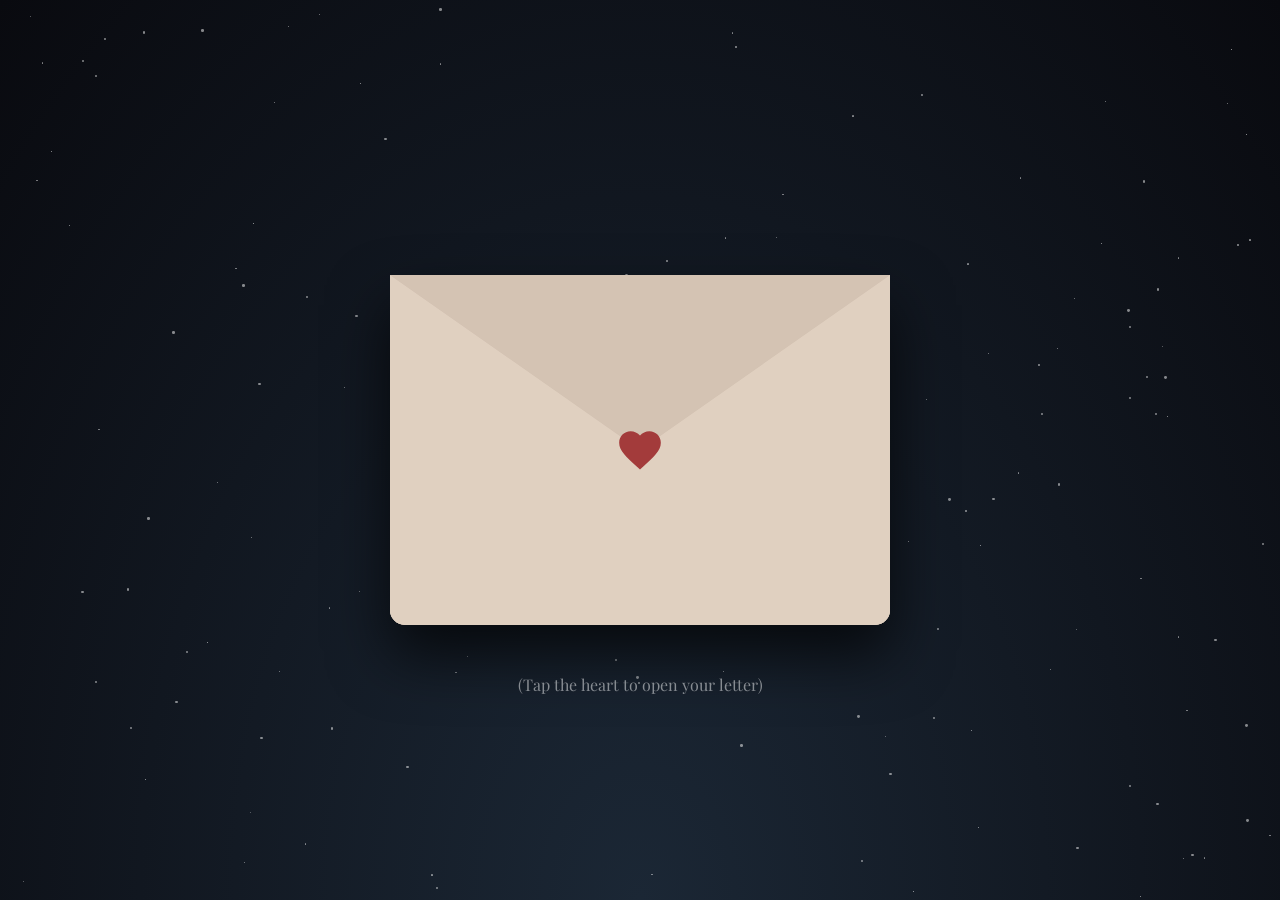
<file: letter.html>
<!DOCTYPE html>
<html lang="en">
<head>
    <meta charset="UTF-8">
    <meta name="viewport" content="width=device-width, initial-scale=1.0">
    <title>A Letter for You</title>
    <link href="https://cdn.jsdelivr.net/npm/bootstrap@5.3.0/dist/css/bootstrap.min.css" rel="stylesheet">
    <link href="https://fonts.googleapis.com/css2?family=Dancing+Script:wght@600&family=Playfair+Display:ital@0;1&display=swap" rel="stylesheet">
    <style>
        :root {
            --bg-color: #0b1021;
            --envelope-color: #d4c3b3;
            --envelope-front: #e0d0c0;
            --heart-color: #a33b3b;
        }

        body {
            background: var(--bg-color);
            margin: 0;
            min-height: 100vh;
            display: flex;
            justify-content: center;
            align-items: center;
            font-family: 'Playfair Display', serif;
            overflow: hidden;
        }

        #stars-container {
            position: fixed;
            top: 0; left: 0; width: 100%; height: 100%;
            z-index: -1;
            background: radial-gradient(ellipse at bottom, #1B2735 0%, #090A0F 100%);
        }

        .star {
            position: absolute;
            background: white;
            border-radius: 50%;
            opacity: 0.5;
            animation: twinkle var(--duration) infinite;
        }

        @keyframes twinkle {
            0%, 100% { opacity: 0.3; transform: scale(1); }
            50% { opacity: 1; transform: scale(1.2); }
        }

        .envelope-wrapper {
            position: relative;
            width: 500px;
            height: 350px;
            cursor: pointer;
            z-index: 2;
            transition: transform 0.8s ease-in-out; /* Smooth transition for shifting down */
        }

        /* SHIFT DOWN: This moves the whole unit down when opened */
        .envelope-wrapper.open {
            transform: translateY(150px);
        }

        .envelope {
            position: relative;
            width: 100%;
            height: 100%;
            background: var(--envelope-color);
            border-radius: 0 0 15px 15px;
            box-shadow: 0 30px 60px rgba(0,0,0,0.7);
        }

        .envelope::before {
            content: "";
            position: absolute;
            top: 0;
            z-index: 3;
            border-left: 250px solid transparent;
            border-right: 250px solid transparent;
            border-top: 175px solid var(--envelope-color);
            transform-origin: top;
            transition: transform 0.8s ease;
        }

        .envelope::after {
            content: "";
            position: absolute;
            z-index: 2;
            bottom: 0;
            width: 0;
            height: 0;
            border-top: 175px solid transparent;
            border-left: 250px solid var(--envelope-front);
            border-right: 250px solid var(--envelope-front);
            border-bottom: 175px solid var(--envelope-front);
            border-radius: 0 0 15px 15px;
        }

        .heart {
            position: absolute;
            top: 175px;
            left: 50%;
            transform: translate(-50%, -50%);
            width: 50px;
            height: 50px;
            z-index: 4;
            transition: opacity 0.4s ease, visibility 0.4s;
        }

        .heart::before {
            content: "";
            display: block;
            width: 100%;
            height: 100%;
            background: var(--heart-color);
            -webkit-mask: url('data:image/svg+xml;utf8,<svg xmlns="http://www.w3.org/2000/svg" viewBox="0 0 24 24"><path d="M12 21.35l-1.45-1.32C5.4 15.36 2 12.28 2 8.5 2 5.42 4.42 3 7.5 3c1.74 0 3.41.81 4.5 2.09C13.09 3.81 14.76 3 16.5 3 19.58 3 22 5.42 22 8.5c0 3.78-3.4 6.86-8.55 11.54L12 21.35z"/></svg>') no-repeat center;
            mask: url('data:image/svg+xml;utf8,<svg xmlns="http://www.w3.org/2000/svg" viewBox="0 0 24 24"><path d="M12 21.35l-1.45-1.32C5.4 15.36 2 12.28 2 8.5 2 5.42 4.42 3 7.5 3c1.74 0 3.41.81 4.5 2.09C13.09 3.81 14.76 3 16.5 3 19.58 3 22 5.42 22 8.5c0 3.78-3.4 6.86-8.55 11.54L12 21.35z"/></svg>') no-repeat center;
        }

        .letter {
            position: absolute;
            bottom: 0;
            left: 20px;
            right: 20px;
            height: 85%;
            background: #fffdfa;
            padding: 40px;
            z-index: 1;
            transition: all 0.8s ease;
            border-radius: 5px;
            box-shadow: inset 0 0 15px rgba(0,0,0,0.05);
            visibility: hidden;
            opacity: 0;
            overflow-y: auto;
        }

        .open .envelope::before {
            transform: rotateX(180deg);
            z-index: 0;
        }
        
        .open .heart {
            opacity: 0;
            visibility: hidden;
        }

        .open .letter {
            visibility: visible;
            opacity: 1;
            height: 600px; /* Bigger letter area */
            width: 110%;
            left: -5%;
            bottom: 120px; 
            z-index: 5;
            padding: 40px;
            box-sizing: border-box;
        }

        /* HIDE TEXT: Removes instruction once opened */
        .instruction {
            transition: opacity 0.5s ease;
        }
        .open .instruction {
            opacity: 0;
            visibility: hidden;
        }

        .letter-text {
            font-size: 1.1rem;
            line-height: 1.8;
            color: #4a3f35;
        }

        /* Mobile adjustments */
        @media (max-width: 600px) {
            .envelope-wrapper { 
                width: 85vw; 
                height: calc(85vw * 0.7); 
            }
            
            .envelope-wrapper.open {
                transform: translateY(20vh); /* Moves down even more on small screens */
            }

            .envelope::before { 
                border-left: 42.5vw solid transparent; 
                border-right: 42.5vw solid transparent; 
                border-top: 30vw solid var(--envelope-color); 
            }
            
            .envelope::after { 
                border-left: 42.5vw solid var(--envelope-front); 
                border-right: 42.5vw solid var(--envelope-front); 
                border-top: 30vw solid transparent; 
                border-bottom: 30vw solid var(--envelope-front); 
            }

            .open .letter { 
                width: 92vw; 
                height: 65vh; 
                left: -3.5vw; 
                bottom: 15vh; 
                padding: 25px; 
            }
            
            .letter-text {
                font-size: 1rem;
                line-height: 1.6;
            }
        }

        .letter::-webkit-scrollbar { width: 4px; }
        .letter::-webkit-scrollbar-thumb { background: rgba(0,0,0,0.1); border-radius: 10px; }
    </style>
</head>
<body>
	<audio id="background-music" loop>
    <source src="./wanderlust.mp3" type="audio/mpeg">
	</audio>
    <div id="stars-container"></div>
	


    <div class="envelope-wrapper" onclick="openLetter(this)">
        <div class="envelope">
            <div class="heart"></div>
            <div class="letter">
                <div class="container-fluid">
                    <h2 class="border-bottom pb-3 mb-4" style="color: #8e7d71; font-style: italic; font-size: 1.5rem;">Dearest Ella,</h2>
                    <div class="letter-text">
                        I’ve been holding onto the words you sent me a few weeks ago, letting them settle in my heart while I waited for a day as special as today to tell you this: If my name feels euphonious to you, then your heart feels like home to me. <br><br>
						I remember you mentioning that "ache" you felt that day, and the pressure you feel to be "perfect" or keep things light. I need you to know—today and every day—that I don’t need a polished, plastic version of you. I love the version of you that is sentimental, the version that feels things deeply, and even the version that thinks she falls short. You aren’t a project to be perfected; you are a person to be known. <br><br>
						You spoke about existentialism—the idea that we create our own meaning. In this vast, uncertain universe, choosing you is the most "intentional" thing I have ever done. You aren't just a part of my day; you are the lens through which the whole world becomes worth looking at. <br>
						    <ul class="mt-3">
						        <li>Thank you for choosing to be vulnerable instead of hiding.</li>
						        <li>Thank you for learning my language and making my world lighter.</li>
						        <li>Thank you for being the one who makes me want to show up, too.</li>
						        <li>And thank you for being the one to intentionally choose me every day, too.</li>
						    </ul>
						<br>
						    You see me as the "coolest" or "smartest," but I’m just a person who got incredibly lucky to be found by you in that "unknown" place. You haven't just touched my heart; you've settled into it.<br><br>
						    So on this Valentine's Day, don't worry about being "better" for me. Just keep being you. That is more than enough for a lifetime. I’ll see you soon.<br><br>
                    </div>
                </div>
            </div>
        </div>
        <p class="instruction text-center text-light mt-5 opacity-50">(Tap the heart to open your letter)</p>
    </div>

    <script>
	
		function openLetter(wrapper) {
		const music = document.getElementById('background-music');
		
		wrapper.classList.toggle('open');
		
		if (wrapper.classList.contains('open')) {
			music.play().catch(e => console.log("Playback blocked until user interacts."));
		} else {
			music.pause();
			music.currentTime = 0;
		}
}
	
        const container = document.getElementById('stars-container');
        for (let i = 0; i < 150; i++) {
            const star = document.createElement('div');
            star.className = 'star';
            const size = Math.random() * 3 + 'px';
            star.style.width = size;
            star.style.height = size;
            star.style.top = Math.random() * 100 + '%';
            star.style.left = Math.random() * 100 + '%';
            star.style.setProperty('--duration', Math.random() * 3 + 2 + 's');
            container.appendChild(star);
        }
    </script>
</body>
</html>
</file>
<file: style.css>
/* style.css */
body {
    background: radial-gradient(ellipse at bottom, #1B2735 0%, #090A0F 100%);
    color: white;
    font-family: 'Playfair Display', serif;
    display: flex;
    justify-content: center;
    align-items: center;
    min-height: 100vh;
    margin: 0;
    text-align: center;
    overflow-x: hidden;
}

.content-card {
    width: 90%;
    max-width: 400px;
    background: rgba(255, 255, 255, 0.05);
    padding: 40px 20px;
    border-radius: 15px;
    backdrop-filter: blur(10px);
    border: 1px solid rgba(255, 255, 255, 0.1);
    box-shadow: 0 10px 30px rgba(0,0,0,0.5);
}

h1 { font-style: italic; font-size: 1.5rem; color: #ff4d6d; margin-bottom: 20px; }
p { line-height: 1.8; opacity: 0.9; font-size: 1.05rem; }

/* Shared Buttons */
.back-btn {
    margin-top: 30px;
    display: inline-block;
    color: rgba(255,255,255,0.6);
    text-decoration: none;
    font-size: 0.8rem;
    border: 1px solid rgba(255,255,255,0.2);
    padding: 10px 20px;
    border-radius: 50px;
    transition: all 0.3s;
}

.back-btn:hover {
    color: white;
    background: rgba(255,255,255,0.1);
    border-color: white;
}

.spotify-btn {
    display: inline-flex;
    align-items: center;
    background-color: #1DB954;
    color: white;
    text-decoration: none;
    padding: 12px 25px;
    border-radius: 50px;
    font-weight: bold;
    margin-top: 20px;
    transition: transform 0.3s;
}

.spotify-btn:hover { transform: scale(1.05); }
</file>
